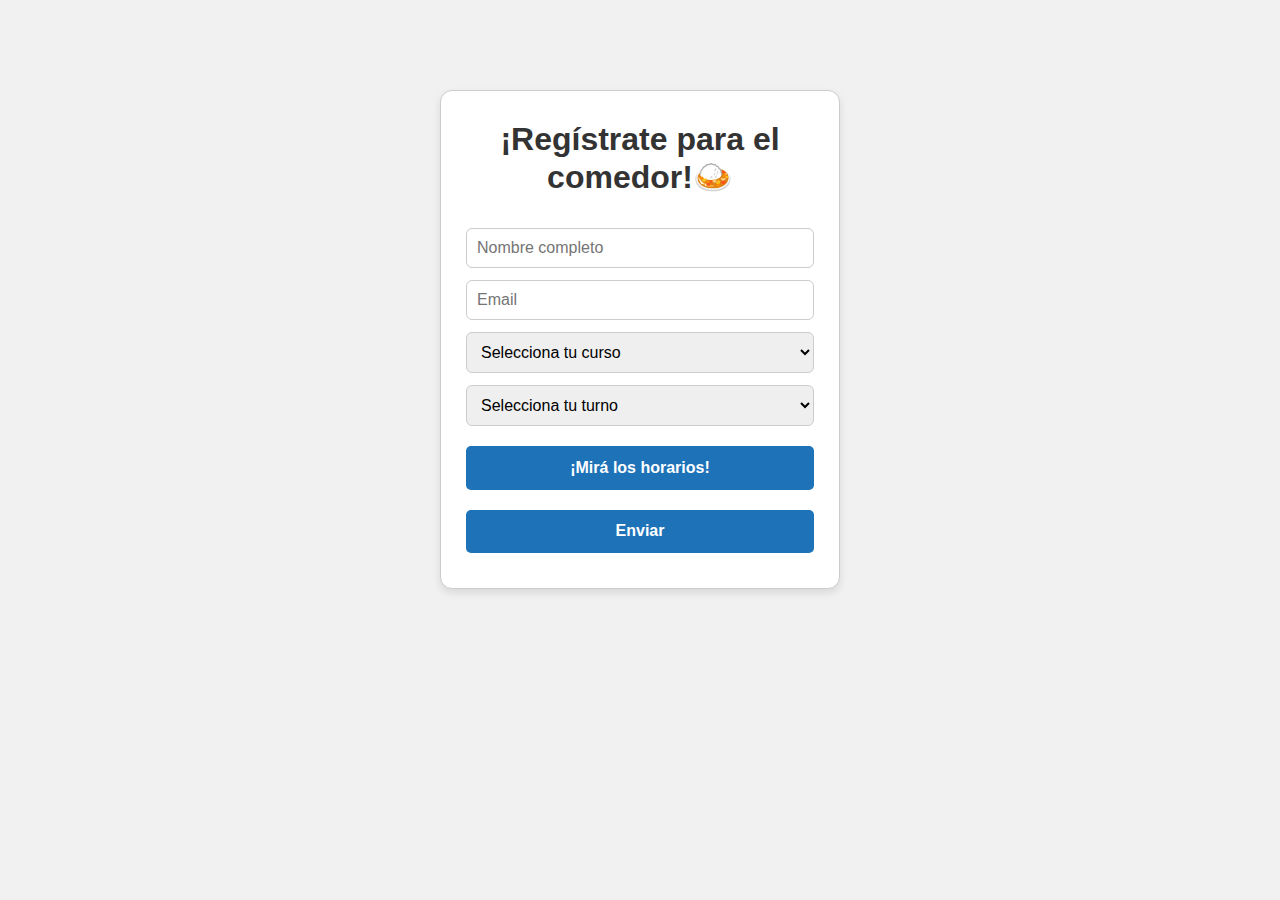
<file: comedor/index.html>
<!DOCTYPE html>
<html>
<head>
    <title>Comedor 🍴 </title>
    <meta charset="utf-8">
    <link rel="stylesheet" type="text/css" href="estilo.css">
    <meta name="viewport" content="width=device-width">
    <link rel="icon" type="image/jpg" href="comedo.png">
    <style>
        dialog {
            position: fixed;
            top: 50%;
            left: 50%;
            transform: translate(-50%, -50%);
            border: none;
            border-radius: 8px;
            box-shadow: 0 2px 10px rgba(0,0,0,0.25);
            padding: 1.5rem;
            max-width: 800px;
            width: 100%;
            font-family: 'Segoe UI', Tahoma, Geneva, Verdana, sans-serif;
            background-color: white;
            opacity: 0;
            transform: translate(-50%, -50%) scale(0.8);
            transition: opacity 0.3s ease, transform 0.3s ease;
        }

        dialog[open] {
            opacity: 1;
            transform: translate(-50%, -50%) scale(1);
        }

        dialog.closing {
            opacity: 0;
            transform: translate(-50%, -50%) scale(0.8);
        }

        dialog::backdrop {
            background: rgba(0,0,0,0.5);
        }

        #open-dialog {
            margin: 20px auto;
            display: block;
            padding: 0.8rem 1rem;
            background-color: #1d72b8;
            color: white;
            border: none;
            border-radius: 5px;
            cursor: pointer;
            font-size: 1rem;
            font-weight: 600;
            transition: background-color 0.3s ease;
        }

        #open-dialog:hover {
            background-color: #155d8b;
        }

        #close-dialog {
            margin-top: 1rem;
            padding: 0.5rem 1rem;
            background-color: #e74c3c;
            color: white;
            border: none;
            border-radius: 5px;
            cursor: pointer;
            font-size: 1rem;
            font-weight: 600;
            transition: background-color 0.3s ease;
        }

        #close-dialog:hover {
            background-color: #b43428;
        }

        .table-container {
            overflow-x: auto;
            margin-top: 1rem;
        }
        table {
            table-layout: fixed;
            width: 100%;
            border-collapse: collapse;
            width: 100%;
            min-width: 700px; /* wider to accommodate all columns */
            font-size: 0.9rem;
        }
        th, td {
            border: 2px solid #2c3e50;
            padding: 0.5rem 1rem;
            text-align: center ;
            vertical-align: top;
        }
        th {
            background-color: #b2c8df;
            font-weight: 700;
        }
        tbody tr:hover {
            background-color: #e2dec5;
        }
        td strong {
            display: block;
            margin-bottom: 0.3rem;
        }
        /* Responsive for small screens */
        @media (max-width: 640px) {
            dialog {
                width: 95vw;
            }
        }
        img{
            overflow-clip-margin: content-box;
            overflow: clip;
        }

    </style>
</head>
<body>
    <form method="post">

    <h1>¡Regístrate para el comedor!🍛</h1>
        <input type="text" name="name" placeholder="Nombre completo" required>
        <input type="email" name="email" placeholder="Email" required>
        

        <div>
            <select name="curso" id="curso" required>
                <option value="" disabled selected>Selecciona tu curso</option> 
                <option value="1 A">1°A</option>
                <option value="1 B">1°B</option>
                <option value="1 C">1°C</option>
                <option value="1 D">1°D</option>
                <option value="2 A">2°A</option>
                <option value="2 B">2°B</option>
                <option value="2 C">2°C</option>
                <option value="3 A">3°A</option>
                <option value="3 B">3°B</option>
                <option value="3 C">3°C</option>
                <option value="4 A">4°A</option>
                <option value="4 B">4°B</option>
                <option value="4 C">4°C</option>
                <option value="5 A">5°A</option>
                <option value="5 B">5°B</option>
                <option value="5 C">5°C</option>
                <option value="6 A">6°A</option>
                <option value="6 B">6°B</option>
                <option value="6 C">6°C</option>
            </select>
        </div>

        <div>
            <select name="turno" id="turno" required>
                <option value="" disabled selected>Selecciona tu turno</option>
                <option value="11:50hs">11:50hs</option>
                <option value="13:00Hs">13:00HS</option>
            </select>
        </div>
        <button type="button" id="open-dialog">¡Mirá los horarios!</button>
        <input type="submit" name="register" value="Enviar">
        <?php include("registrar.php"); ?>

    <dialog id="dialog">
        <h2>Horarios del comedor 🍝 </h2>
        <p>Distribución de cursos por día y turno</p>
        <div class="table-container">
            <table>
                <thead>
                    <tr>
                        <th>Turno</th>
                        <th>Lunes</th>
                        <th>Martes</th>
                        <th>Miércoles</th>
                        <th>Jueves</th>
                        <th>Viernes</th>
                    </tr>
                </thead>
                <tbody>
                    <tr>
                        <td><strong>1º</strong></td>
                        <td>
                            1A - 1B - 1C <br>
                            <br>
                            1D - 2C - 5B <br>
                            <br>
                            6A - 6B - 3C <br>
                        </td>
                        <td>
                            1A - 1B - 1C<br>
                            <br>
                            1D - 4B - 5A<br>
                            <br>
                            5B - 6A - 3C<br>
                            
                        </td>
                        <td>
                            1A - 1B - 1C <br>
                            <br>
                            1D - 3A - 4A <br>
                            <br>
                            5B - 6A - 3C <br>
                            
                        </td>
                        <td>
                            1A - 1B - 1C <br>
                            <br>
                            1D - 2C - 5B <br>
                            <br>
                            5C - 6A - 3C <br>
                           
                        </td>
                        <td>
                            1A - 1C - 2A <br>
                            <br>
                            2C - 3B - 4A <br>
                            <br>
                            4B - 5B - 3C <br>
                        </td>
                    </tr>
                    <tr>
                        <td><strong>2º</strong></td>
                        <td>
                            
                            2A - 2B - 3A <br>
                            <br>
                            3B - 4A - 4B <br>
                            <br>
                            4C - 5A - 5C <br>
                            6C
                            
                        </td>
                        <td>
                            2A - 2B - 2C <br>
                            <br>
                            3A - 3B - 4A <br>
                            <br>
                            4C - 5C - 6B <br>
                            6C
                        </td>
                        <td>
                            2A - 2B - 2C <br>
                            <br>
                            3B - 4B - 4C <br>
                            <br>
                            5A - 5C - 6B <br>
                            6C
                        </td>
                        <td>
                            2A - 2B - 3A <br>
                            <br>
                            3B - 4A - 4B <br>
                            <br>
                            4C - 5A - 6B <br>
                            6C
                        </td>
                        <td>
                            1B - 1D - 2B <br>
                            <br>
                            3A - 4C - 5A <br>
                            <br>
                            5C - 6A - 6B<br>
                            6C <br>
                        </td>
                    </tr>
                </tbody>
            </table>
        </div>
        <button id="close-dialog">Cerrar</button>
    </dialog>
    </form>

    <script>
        const dialog = document.getElementById('dialog');
        const openDialogButton = document.getElementById('open-dialog');
        const closeDialogButton = document.getElementById('close-dialog');

        openDialogButton.addEventListener('click', () => {
            dialog.showModal();
        });

        closeDialogButton.addEventListener('click', () => {
            dialog.classList.add('closing');
            setTimeout(() => {
                dialog.classList.remove('closing');
                dialog.close();
            }, 300); // tiempo igual al transition (0.3s)
        });
    </script>

</body>
</html>
</file>
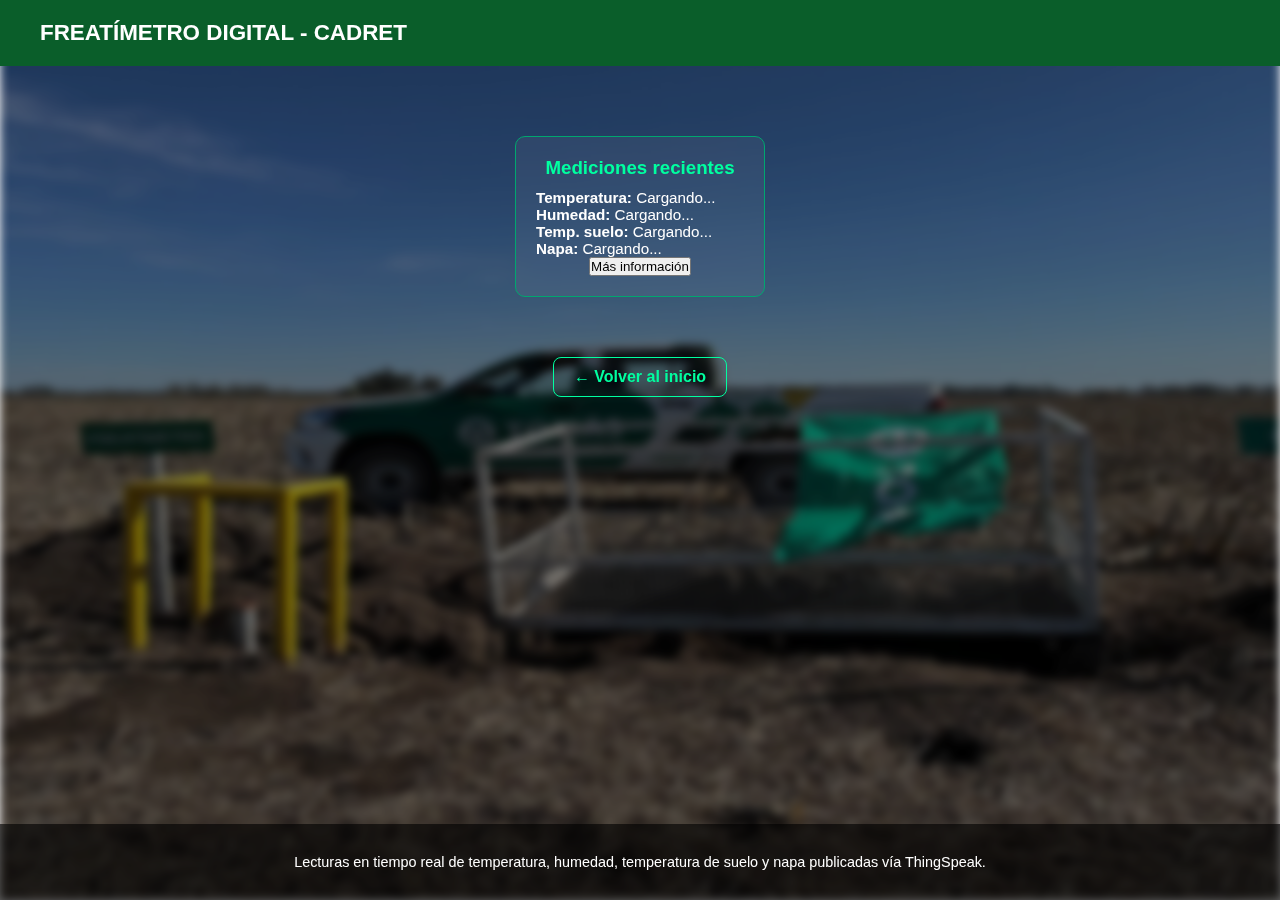
<file: cadret.html>
<!DOCTYPE html>
<html lang="es">
<head>
  <meta charset="UTF-8">
  <title>Cadret - Freatímetro Digital</title>
  <meta name="viewport" content="width=device-width">
  <link rel="stylesheet" href="style-localidades.css">
</head>
<body>
  <header>
    <div class="header-left">
      <h1>FREATÍMETRO DIGITAL - CADRET</h1>
    </div>
  </header>

  <main>
    <div class="tarjetas">
      <div class="tarjeta" data-mes="reciente">
        <h3>Mediciones recientes</h3>
        <ul>
          <li><strong>Temperatura:</strong> <span id="tempActual">Cargando...</span></li>
          <li><strong>Humedad:</strong> <span id="humActual">Cargando...</span></li>
          <li><strong>Temp. suelo:</strong> <span id="sueloActual">Cargando...</span></li>
          <li><strong>Napa:</strong> <span id="napaActual">Cargando...</span></li>
        </ul>

        <button onclick="toggleTabla(this)">Más información</button>

        <div class="tabla-oculta" style="display:none;">
          <table>
            <thead>
              <tr>
                <th>Fecha</th>
                <th>Hora</th>
                <th>Temperatura</th>
                <th>Humedad</th>
                <th>Temp. suelo</th>
                <th>Napa</th>
              </tr>
            </thead>
            <tbody id="tablaDatos-reciente">
              <!-- Datos se insertan con JS -->
            </tbody>
          </table>
        </div>
      </div>
    </div>

    <div class="volver">
      <a href="freatimetro.html">← Volver al inicio</a>
    </div>
  </main>

  <footer>
    <p>Lecturas en tiempo real de temperatura, humedad, temperatura de suelo y napa publicadas vía ThingSpeak.</p>
  </footer>

<script>
  // ✅ Valores fijos
  const TEMP_SUELO_FIJA = 22;   // ejemplo en °C
  const NAPA_FIJA = 1.5;        // metros

  // ✅ Cargar última lectura (solo temp y humedad de ThingSpeak)
  fetch('https://api.thingspeak.com/channels/2997546/feeds/last.json')
    .then(res => res.json())
    .then(data => {
      document.getElementById("tempActual").textContent  = `${data.field1 || "-"} °C`;
      document.getElementById("humActual").textContent   = `${data.field2 || "-"} %`;
      document.getElementById("sueloActual").textContent = `${TEMP_SUELO_FIJA} °C`;
      document.getElementById("napaActual").textContent  = `${NAPA_FIJA} m`;
    })
    .catch(err => {
      console.error("Error al cargar última lectura:", err);
    });

  // ✅ Expandir tabla con historial
  function toggleTabla(btn) {
    const tarjeta = btn.closest(".tarjeta");
    const tabla = tarjeta.querySelector(".tabla-oculta");
    const tbody = document.getElementById("tablaDatos-reciente");

    if (tabla.style.display === "none") {
      tabla.style.display = "block";
      tarjeta.classList.add("ampliada");
      btn.textContent = "Menos información";

      if (tbody.children.length === 0) {
        fetch('https://api.thingspeak.com/channels/2997546/feeds.json?results=5')
          .then(res => res.json())
          .then(json => {
            json.feeds.forEach(feed => {
              const fechaHoraUTC = new Date(feed.created_at);

              // ✅ Conversión directa a hora local Argentina
              const fecha = fechaHoraUTC.toLocaleDateString("es-AR", { 
                timeZone: "America/Argentina/Buenos_Aires" 
              });
              const hora = fechaHoraUTC.toLocaleTimeString("es-AR", { 
                timeZone: "America/Argentina/Buenos_Aires", 
                hour: "2-digit", 
                minute: "2-digit" 
              });

              const fila = document.createElement("tr");
              fila.innerHTML = `
                <td>${fecha}</td>
                <td>${hora}</td>
                <td>${feed.field1 || "-"} °C</td>
                <td>${feed.field2 || "-"} %</td>
                <td>${TEMP_SUELO_FIJA} °C</td>
                <td>${NAPA_FIJA} m</td>
              `;
              tbody.appendChild(fila);
            });
          })
          .catch(err => console.error("Error al cargar historial:", err));
      }

    } else {
      tabla.style.display = "none";
      tarjeta.classList.remove("ampliada");
      btn.textContent = "Más información";
    }
  }
</script>

</body>
</html>
</file>
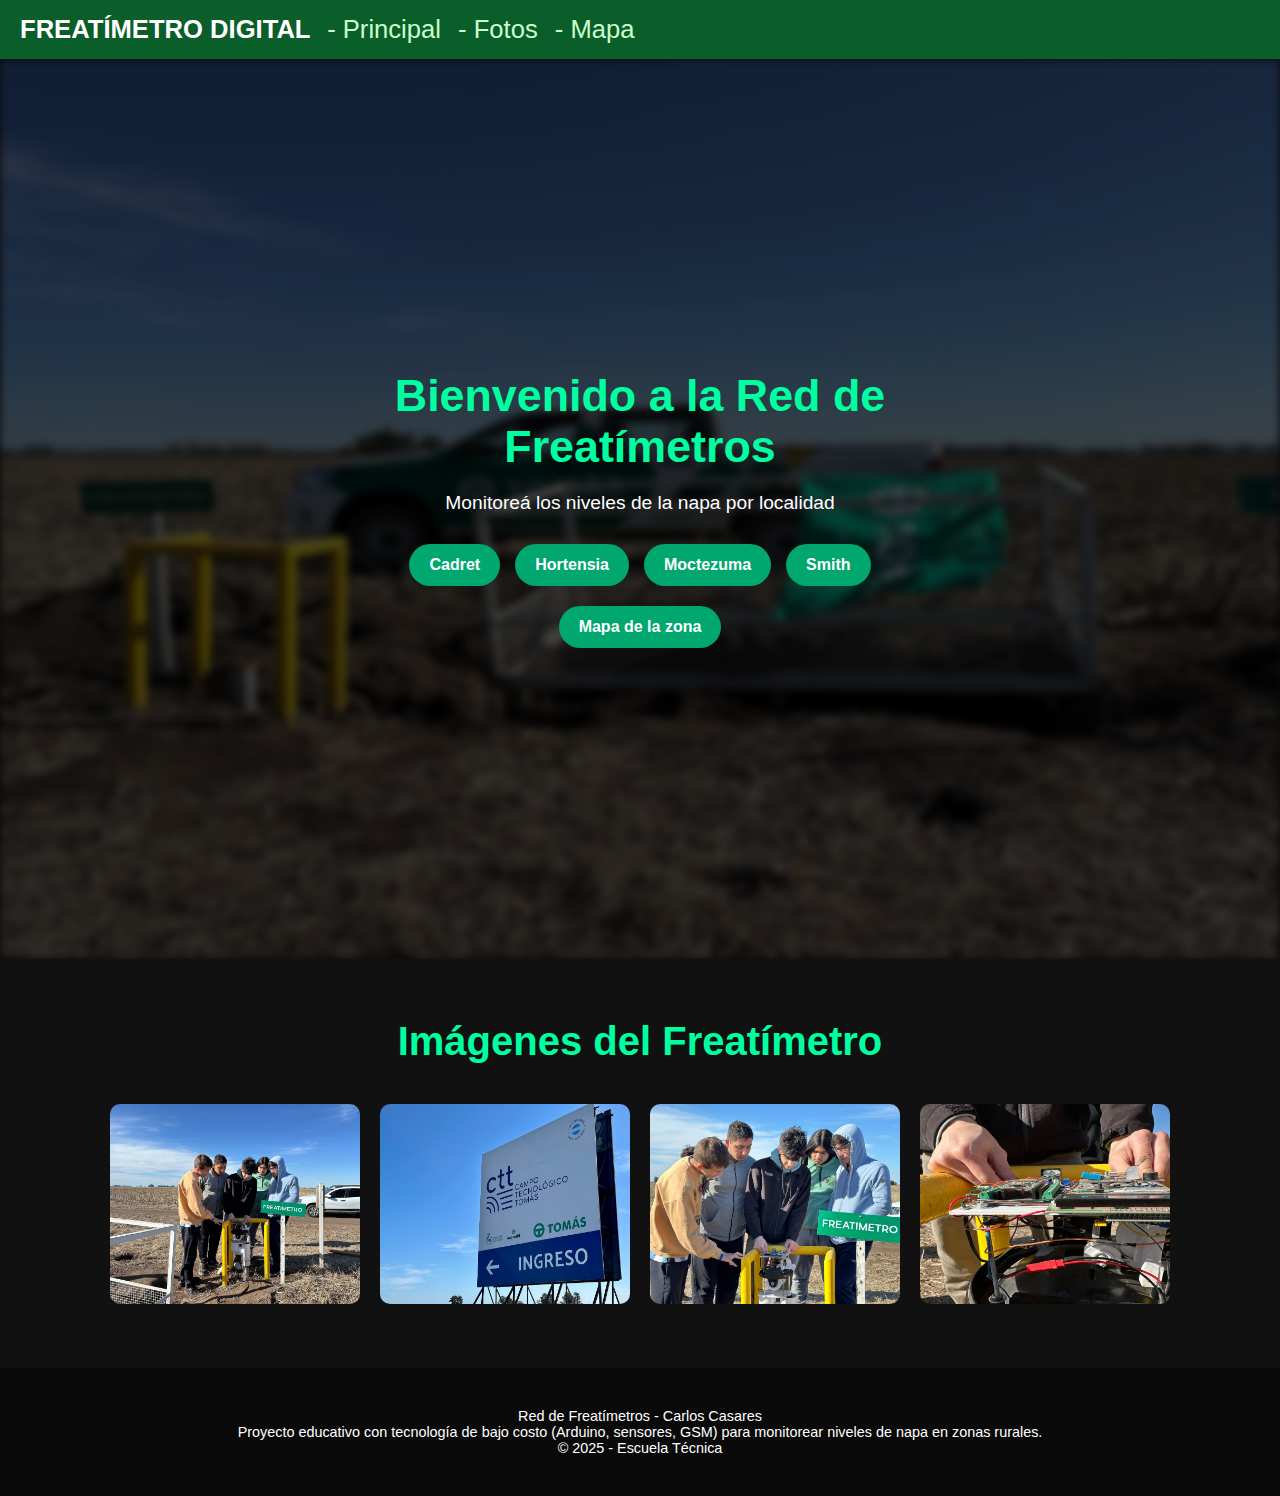
<file: freatimetro.html>
<!DOCTYPE html>
<html lang="es">
<head>
  <meta charset="UTF-8">
  <title>Freatímetro Digital</title>
  <meta name="viewport" content="width=device-width, initial-scale=1.0">
  <link rel="stylesheet" href="style.css">
  <style>
    * {margin:0;padding:0;box-sizing:border-box;}

    body,html {
      font-family:'Poppins',sans-serif;
      color:white;
      background:#0e0e0e;
    }

    header {
      background:#0a5e2a;
      padding:15px 20px;
      display:flex;
      align-items:center;
      justify-content:space-between;
      flex-wrap:wrap;
      gap:10px;
    }

    header h1 {font-size:1.6em;}
    .subtitulo {margin-left:10px;color:#ccffcc;text-decoration:none;font-weight:500;}

    .hero {
      position:relative;
      min-height:100vh;
      display:flex;
      align-items:center;
      justify-content:center;
      text-align:center;
      overflow:hidden;
    }

    .hero-bg {
      position:absolute;width:100%;height:100%;object-fit:cover;z-index:0;
      filter:blur(4px) brightness(0.5);
    }

    .overlay {
      position:absolute;top:0;left:0;width:100%;height:100%;
      background:rgba(0,0,0,0.4);z-index:1;
    }

    .hero-content {
      position:relative;z-index:2;max-width:800px;padding:20px;
      animation:fadeIn 1.5s ease-in-out;
    }

    .hero-content h2 {font-size:2.8em;color:#00ffa0;}
    .hero-content p {font-size:1.2em;margin:20px 0 30px;}

    .buttons {display:flex;flex-direction:column;align-items:center;gap:20px;}
    .localidades-buttons {display:flex;flex-wrap:wrap;gap:15px;justify-content:center;}

    .btn {
      background:#00a76f;padding:12px 20px;border-radius:25px;
      text-decoration:none;color:white;font-weight:bold;
      transition:all 0.3s ease;
    }
    .btn:hover {background:rgba(255,255,255,0.2);border:1px solid white;}

    section.galeria {background:#111;padding:60px 20px;text-align:center;}
    .galeria h2 {font-size:2.5em;color:#00ffa0;margin-bottom:40px;}
    .slider {width:90%;margin:auto;display:flex;flex-wrap:wrap;gap:20px;justify-content:center;}
    .slider img {width:100%;max-width:250px;height:200px;object-fit:cover;border-radius:10px;transition:transform 0.3s;}
    .slider img:hover {transform:scale(1.05);}

    footer {background:#0a0a0a;color:white;padding:40px 20px;text-align:center;font-size:0.9em;}

    @keyframes fadeIn {
      from{opacity:0;transform:translateY(20px);}
      to{opacity:1;transform:translateY(0);}
    }

    /* Responsive */
    @media (max-width:1024px){
      .hero-content h2{font-size:2.2em;}
      .hero-content p{font-size:1.1em;}
      .slider img{height:170px;}
    }

    @media (max-width:768px){
      header{flex-direction:column;align-items:flex-start;}
      header h1{font-size:1.4em;}
      .subtitulo{display:block;margin:5px 0 0 0;}
      .hero-content h2{font-size:1.8em;}
      .hero-content p{font-size:1em;}
      .slider img{height:150px;}
    }

    @media (max-width:480px){
      header{align-items:center;text-align:center;}
      .hero-content h2{font-size:1.5em;}
      .hero-content p{font-size:0.9em;}
      .localidades-buttons{flex-direction:column;gap:10px;width:100%;}
      .btn{width:100%;text-align:center;}
      .slider img{height:120px;}
      footer{font-size:0.8em;}
    }
  </style>
</head>
<body>

<header>
  <h1>FREATÍMETRO DIGITAL
    <a class="subtitulo" href="frearimetro.html">- Principal</a>
    <a class="subtitulo" href="#fotos-freatimetro">- Fotos</a>
    <a class="subtitulo" href="mapa.html">- Mapa</a>
  </h1>
</header>

<main>
  <div class="hero">
    <img src="slider1.jpg" alt="" class="hero-bg">
    <div class="overlay"></div>
    <div class="hero-content">
      <h2>Bienvenido a la Red de Freatímetros</h2>
      <p>Monitoreá los niveles de la napa por localidad</p>
      <div class="buttons">
        <div class="localidades-buttons">
          <a href="cadret.html" class="btn">Cadret</a>
          <a href="hortensia.html" class="btn">Hortensia</a>
          <a href="moctezuma.html" class="btn">Moctezuma</a>
          <a href="smith.html" class="btn">Smith</a>
        </div>
        <a href="mapa.html" class="btn">Mapa de la zona</a>
      </div>
    </div>
  </div>
</main>

<section class="galeria" id="fotos-freatimetro">
  <h2>Imágenes del Freatímetro</h2>
  <div class="slider">
    <div><img src="img/slider6.jpg" alt="Pozo en Cadret"></div>
    <div><img src="img/slider3.jpg" alt="Hortensia - Instalación"></div>
    <div><img src="img/slider5.jpg" alt="Moctezuma - Verano"></div>
    <div><img src="img/slider2.jpg" alt="Smith - Mantenimiento"></div>
  </div>
</section>

<footer>
  <p>Red de Freatímetros - Carlos Casares</p>
  <p>Proyecto educativo con tecnología de bajo costo (Arduino, sensores, GSM) para monitorear niveles de napa en zonas rurales.</p>
  <p>&copy; 2025 - Escuela Técnica</p>
</footer>

</body>
</html>

<!-- -->
</file>
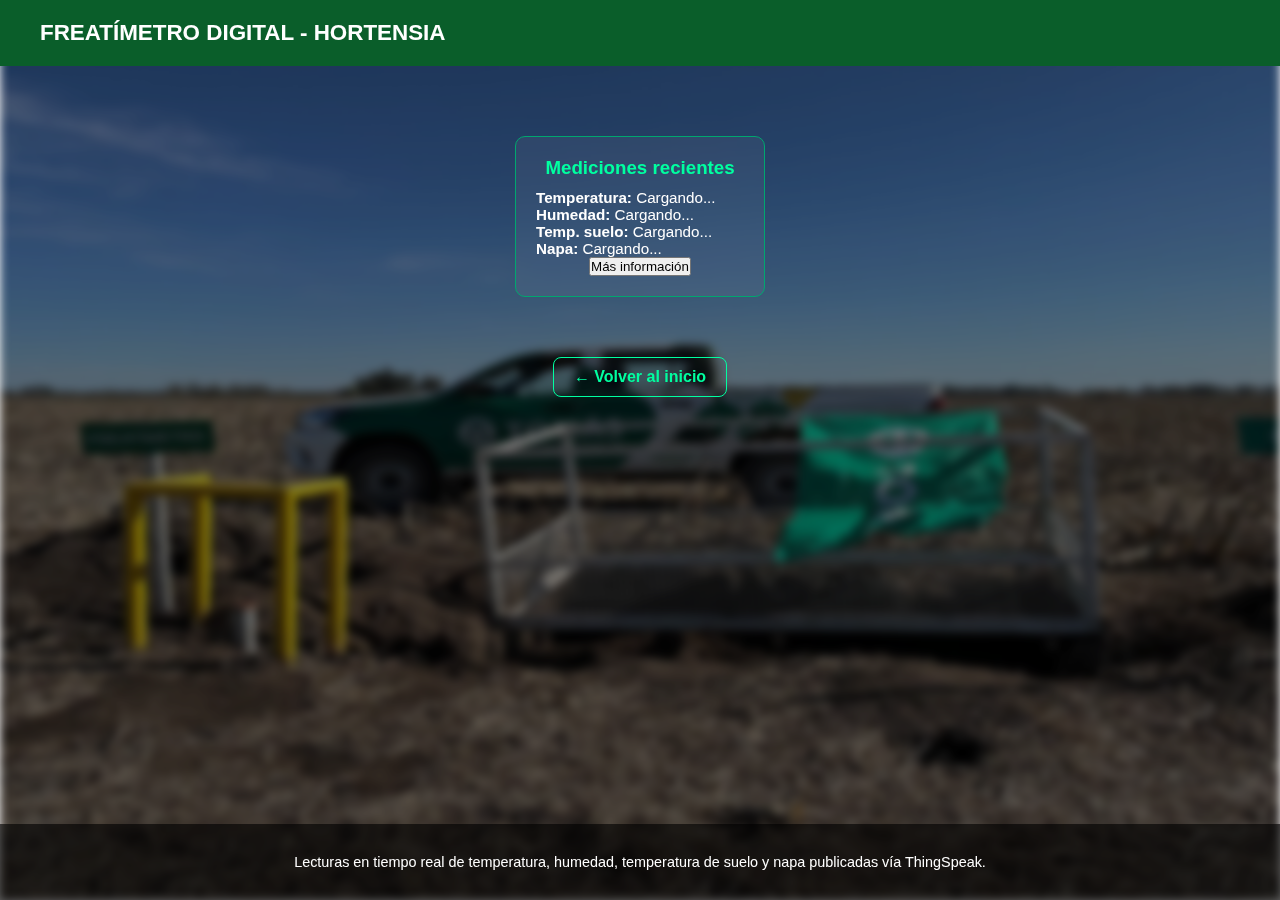
<file: hortensia.html>
<!DOCTYPE html>
<html lang="es">
<head>
  <meta charset="UTF-8">
  <title>Hortensia - Freatímetro Digital</title>
  <meta name="viewport" content="width=device-width">
  <link rel="stylesheet" href="style-localidades.css">
</head>
<body>
  <header>
    <div class="header-left">
      <h1>FREATÍMETRO DIGITAL - HORTENSIA</h1>
    </div>
  </header>

  <main>
    <div class="tarjetas">
      <div class="tarjeta" data-mes="reciente">
        <h3>Mediciones recientes</h3>
        <ul>
          <li><strong>Temperatura:</strong> <span id="tempActual">Cargando...</span></li>
          <li><strong>Humedad:</strong> <span id="humActual">Cargando...</span></li>
          <li><strong>Temp. suelo:</strong> <span id="sueloActual">Cargando...</span></li>
          <li><strong>Napa:</strong> <span id="napaActual">Cargando...</span></li>
        </ul>

        <button onclick="toggleTabla(this)">Más información</button>

        <div class="tabla-oculta" style="display:none;">
          <table>
            <thead>
              <tr>
                <th>Fecha</th>
                <th>Hora</th>
                <th>Temperatura</th>
                <th>Humedad</th>
                <th>Temp. suelo</th>
                <th>Napa</th>
              </tr>
            </thead>
            <tbody id="tablaDatos-reciente">
              <!-- Datos se insertan con JS -->
            </tbody>
          </table>
        </div>
      </div>
    </div>

    <div class="volver">
      <a href="freatimetro.html">← Volver al inicio</a>
    </div>
  </main>

  <footer>
    <p>Lecturas en tiempo real de temperatura, humedad, temperatura de suelo y napa publicadas vía ThingSpeak.</p>
  </footer>

<script>
  // ✅ Valores fijos
  const TEMP_SUELO_FIJA = 22;   // ejemplo en °C
  const NAPA_FIJA = 1.5;        // metros

  // ✅ Cargar última lectura (solo temp y humedad de ThingSpeak)
  fetch('https://api.thingspeak.com/channels/2997546/feeds/last.json')
    .then(res => res.json())
    .then(data => {
      document.getElementById("tempActual").textContent  = `${data.field1 || "-"} °C`;
      document.getElementById("humActual").textContent   = `${data.field2 || "-"} %`;
      document.getElementById("sueloActual").textContent = `${TEMP_SUELO_FIJA} °C`;
      document.getElementById("napaActual").textContent  = `${NAPA_FIJA} m`;
    })
    .catch(err => {
      console.error("Error al cargar última lectura:", err);
    });

  // ✅ Expandir tabla con historial
  function toggleTabla(btn) {
    const tarjeta = btn.closest(".tarjeta");
    const tabla = tarjeta.querySelector(".tabla-oculta");
    const tbody = document.getElementById("tablaDatos-reciente");

    if (tabla.style.display === "none") {
      tabla.style.display = "block";
      tarjeta.classList.add("ampliada");
      btn.textContent = "Menos información";

      if (tbody.children.length === 0) {
        fetch('https://api.thingspeak.com/channels/2997546/feeds.json?results=5')
          .then(res => res.json())
          .then(json => {
            json.feeds.forEach(feed => {
              const fechaHoraUTC = new Date(feed.created_at);

              // ✅ Conversión directa a hora local Argentina
              const fecha = fechaHoraUTC.toLocaleDateString("es-AR", { 
                timeZone: "America/Argentina/Buenos_Aires" 
              });
              const hora = fechaHoraUTC.toLocaleTimeString("es-AR", { 
                timeZone: "America/Argentina/Buenos_Aires", 
                hour: "2-digit", 
                minute: "2-digit" 
              });

              const fila = document.createElement("tr");
              fila.innerHTML = `
                <td>${fecha}</td>
                <td>${hora}</td>
                <td>${feed.field1 || "-"} °C</td>
                <td>${feed.field2 || "-"} %</td>
                <td>${TEMP_SUELO_FIJA} °C</td>
                <td>${NAPA_FIJA} m</td>
              `;
              tbody.appendChild(fila);
            });
          })
          .catch(err => console.error("Error al cargar historial:", err));
      }

    } else {
      tabla.style.display = "none";
      tarjeta.classList.remove("ampliada");
      btn.textContent = "Más información";
    }
  }
</script>

</body>
</html>
</file>
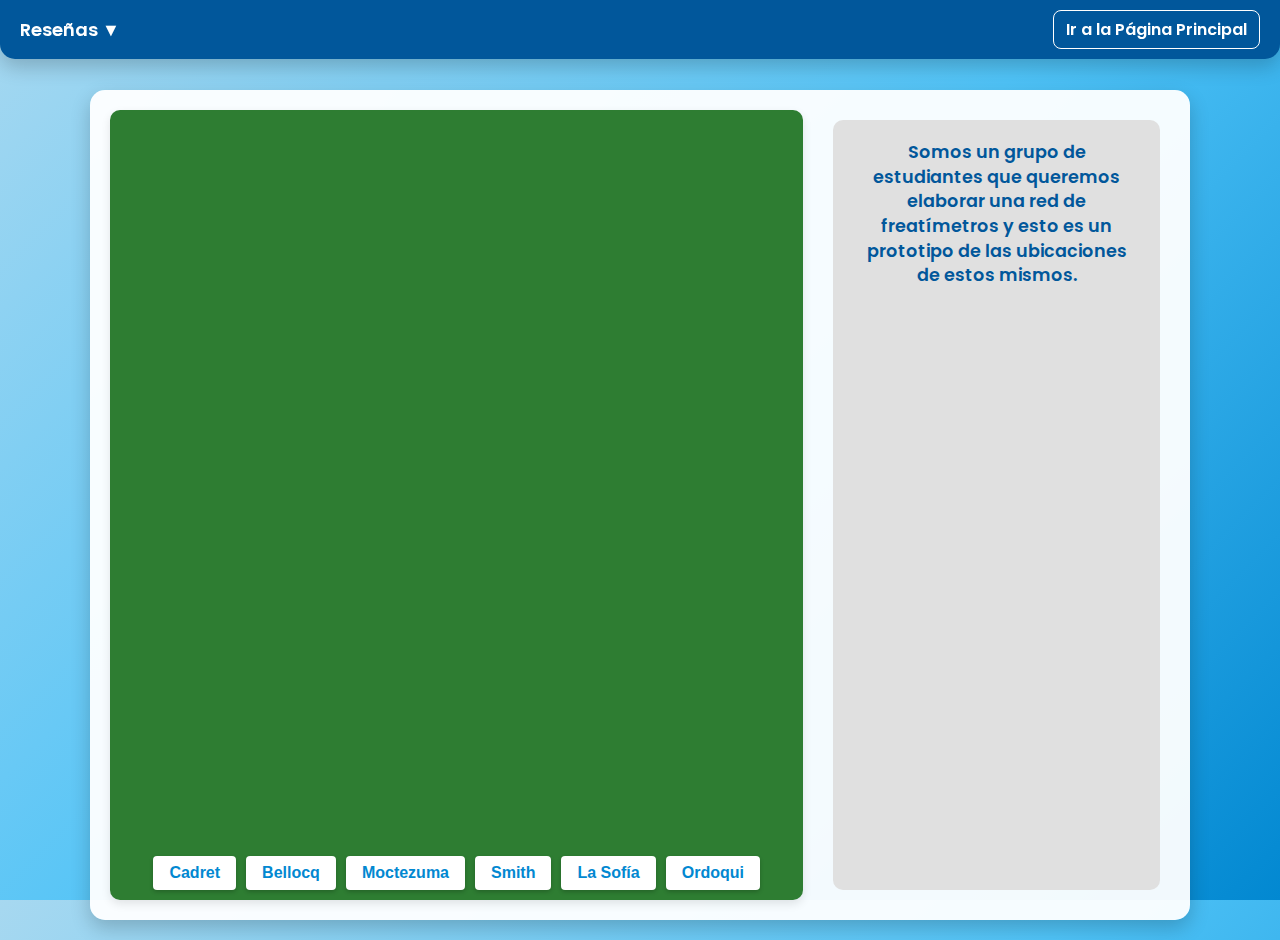
<file: mapa.html>
<!DOCTYPE html>
<html lang="es">
<head>
  <meta charset="UTF-8" />
  <title>Mapa de la zona</title>
  <link href="https://fonts.googleapis.com/css2?family=Poppins:wght@400;600&display=swap" rel="stylesheet" />
  <style>
    html, body {
      height: 100vh;
      margin: 0;
      overflow: hidden;
    }

    body {
      font-family: 'Poppins', sans-serif;
      background: linear-gradient(135deg, #a7d8f0, #4fc3f7, #0288d1);
      display: flex;
      justify-content: center;
      align-items: center;
      padding: 20px;
      flex-direction: column;
      gap: 20px;
    }

    #top-menu {
      background: #01579b;
      color: white;
      padding: 10px 20px;
      position: fixed;
      top: 0;
      left: 0;
      width: 100vw;
      border-radius: 0 0 15px 15px;
      box-shadow: 0 8px 20px rgba(0, 0, 0, 0.2);
      display: flex;
      align-items: center;
      z-index: 10000;
      user-select: none;
      box-sizing: border-box;
      justify-content: space-between; /* Para separar los elementos */
      font-weight: 600;
      font-size: 18px;
    }

    #reseñas-toggle {
      cursor: pointer;
    }

    #top-menu a.btn-principal {
      color: white;
      text-decoration: none;
      font-size: 16px;
      padding: 6px 12px;
      border: 1px solid white;
      border-radius: 8px;
      transition: all 0.3s ease;
    }

    #top-menu a.btn-principal:hover {
      background-color: rgba(255, 255, 255, 0.2);
    }

    #reseña-box {
      position: fixed;
      top: 60px;
      left: 50%;
      transform: translateX(-50%);
      width: 90%;
      max-width: 600px;
      background-color: #ffffff;
      padding: 15px;
      border-radius: 10px;
      box-shadow: 0 8px 20px rgba(0, 0, 0, 0.2);
      z-index: 10001;
      display: none;
      flex-direction: column;
      gap: 10px;
    }

    #reseña-box textarea {
      width: 100%;
      height: 100px;
      font-size: 16px;
      padding: 10px;
      resize: none;
      border-radius: 5px;
      border: 1px solid #ccc;
      font-family: 'Poppins', sans-serif;
    }

    #reseña-box button {
      align-self: flex-end;
      padding: 8px 16px;
      background-color: #0288d1;
      color: white;
      border: none;
      border-radius: 5px;
      font-weight: 600;
      cursor: pointer;
    }

    #reseña-box button:hover {
      background-color: #01579b;
    }

    #container {
      display: flex;
      background-color: rgba(255, 255, 255, 0.95);
      border-radius: 15px;
      box-shadow: 0 8px 20px rgba(0, 0, 0, 0.2);
      width: 90%;
      max-width: 1100px;
      padding: 20px;
      gap: 20px;
      flex-wrap: wrap;
      align-items: stretch;
      height: calc(100vh - 70px);
      box-sizing: border-box;
      margin-top: 70px;
    }

    #mapa-container {
      flex: 2 1 600px;
      border-radius: 10px;
      overflow: hidden;
      box-shadow: 0 4px 10px rgba(0,0,0,0.1);
      background-color: #2e7d32;
      padding: 10px;
      box-sizing: border-box;
      display: flex;
      flex-direction: column;
      gap: 10px;
      height: 100%;
    }

    iframe {
      width: 100%;
      height: 100%;
      border: none;
      border-radius: 10px;
    }

    #menu {
      display: flex;
      gap: 10px;
      flex-wrap: wrap;
      justify-content: center;
      background-color: transparent;
      padding: 0;
      margin: 0;
    }

    button {
      padding: 0.5rem 1rem;
      font-size: 16px;
      cursor: pointer;
      border: none;
      background-color: #ffffff;
      color: #0288d1;
      border-radius: 4px;
      box-shadow: 0 2px 4px rgba(0,0,0,0.2);
      transition: background-color 0.3s ease, color 0.3s ease;
      font-weight: 600;
    }

    button:hover {
      background-color: #b3e5fc;
      color: #01579b;
    }

    #info {
      flex: 1 1 300px;
      color: #01579b;
      display: flex;
      flex-direction: column;
      align-items: center;
      font-weight: 600;
      font-size: 1.1rem;
      line-height: 1.4;
      height: 100%;
      justify-content: center;
      box-sizing: border-box;
      padding: 10px;
    }

    #info .recuadro-gris {
      background-color: #e0e0e0;
      padding: 20px;
      border-radius: 10px;
      width: 100%;
      flex-grow: 1;
      box-sizing: border-box;
      text-align: center;
      display: flex;
      flex-direction: column;
      justify-content: flex-start;
      gap: 20px;
      margin: 0;
      height: 100%;
    }

    #info p {
      margin: 0;
    }

    #info img {
      max-width: 200px;
      height: auto;
      margin: 0 auto;
    }

    #info img:last-child {
      max-width: 90%;
      border-radius: 20px;
    }

    .form-localidad {
      background-color: #f5f5f5;
      padding: 15px;
      border-radius: 10px;
      margin-top: 10px;
      display: none;
      flex-direction: column;
      gap: 10px;
    }

    .form-localidad input {
      padding: 8px;
      font-size: 14px;
      border: 1px solid #ccc;
      border-radius: 5px;
      font-family: 'Poppins', sans-serif;
    }

    .form-localidad button {
      align-self: flex-start;
    }

    @media (max-width: 768px) {
      #container {
        flex-direction: column;
        height: auto;
      }
      #mapa-container, #info {
        width: 100%;
        height: auto;
      }
    }
  </style>
</head>
<body>

  <div id="top-menu">
    <span id="reseñas-toggle">Reseñas ▼</span>
    <a href="freatimetro.html" class="btn-principal">Ir a la Página Principal</a>
  </div>

  <div id="reseña-box">
    <textarea placeholder="Escribí tu reseña..." id="textarea-reseña"></textarea>
    <button onclick="enviarReseña()">Enviar</button>
  </div>

  <div id="container">
    <div id="mapa-container">
      <iframe id="mapa" src="https://www.google.com/maps/embed?pb=!1m28!1m12!1m3!1d32714.152096493947!2d-61.4424534577433!3d-35.78548948403008!2m3!1f0!2f0!3f0!3m2!1i1024!2i768!4f13.1!4m13!3e0!4m5!1s0x95bcc8dbed631f6b%3A0x9cf1e60a0e7cc66a!2sCarlos%20Casares!3m2!1d-35.6235!2d-61.3671!4m5!1s0x95bcc4859d204f15%3A0x8a73978101a9c944!2sCadret!3m2!1d-35.77488!2d-61.62602!5e0!3m2!1ses-419!2sar!4v1710000000006" allowfullscreen loading="lazy"></iframe>

      <div id="menu">
        <button onclick="mostrarFormulario('cadret')">Cadret</button>
        <button onclick="mostrarFormulario('bellocq')">Bellocq</button>
        <button onclick="mostrarFormulario('moctezuma')">Moctezuma</button>
        <button onclick="mostrarFormulario('smith')">Smith</button>
        <button onclick="mostrarFormulario('lasofia')">La Sofía</button>
        <button onclick="mostrarFormulario('ordoqui')">Ordoqui</button>
      </div>

      <div id="formulario-localidad" class="form-localidad">
        <input type="text" placeholder="Área cultivada (ha)">
        <input type="text" placeholder="Rendimiento por hectárea (kg/ha)">
        <input type="text" placeholder="Tasa de pérdida (%)">
        <button>Calcular</button>
      </div>
    </div>

    <div id="info">
      <div class="recuadro-gris">
        <p>Somos un grupo de estudiantes que queremos elaborar una red de freatímetros y esto es un prototipo de las ubicaciones de estos mismos.</p>
      </div>
    </div>
  </div>

  <script>
    // Mostrar/ocultar reseña
    document.getElementById("reseñas-toggle").addEventListener("click", () => {
      const box = document.getElementById("reseña-box");
      box.style.display = box.style.display === "none" ? "flex" : "none";
    });

    function enviarReseña() {
      const texto = document.getElementById("textarea-reseña").value;
      if (texto.trim()) {
        alert("Gracias por tu reseña:\n\n" + texto);
        document.getElementById("textarea-reseña").value = "";
        document.getElementById("reseña-box").style.display = "none";
      } else {
        alert("Por favor escribí algo antes de enviar.");
      }
    }

    function mostrarFormulario(localidad) {
      document.getElementById('formulario-localidad').style.display = 'flex';
      cambiarRuta(localidad);
    }

    function cambiarRuta(destino) {
      const rutas = {
        cadret: "https://www.google.com/maps/embed?pb=!1m28!1m12!1m3!1d32714.152096493947!2d-61.4424534577433!3d-35.78548948403008!2m3!1f0!2f0!3f0!3m2!1i1024!2i768!4f13.1!4m13!3e0!4m5!1s0x95bcc8dbed631f6b%3A0x9cf1e60a0e7cc66a!2sCarlos%20Casares!3m2!1d-35.6235!2d-61.3671!4m5!1s0x95bcc4859d204f15%3A0x8a73978101a9c944!2sCadret!3m2!1d-35.77488!2d-61.62602!5e0!3m2!1ses-419!2sar!4v1710000000006",
        bellocq: "https://www.google.com/maps/embed?pb=!1m28!1m12!1m3!1d36112.22885394681!2d-61.20587154614273!3d-35.716877858437135!2m3!1f0!2f0!3f0!3m2!1i1024!2i768!4f13.1!4m13!3e0!4m5!1s0x95bcc8dbed631f6b%3A0x9cf1e60a0e7cc66a!2sCarlos%20Casares!3m2!1d-35.6235!2d-61.3671!4m5!1s0x95bd58e52d5352d1%3A0xf8602f1a252ff711!2sBellocq!3m2!1d-35.71656!2d-61.06027!5e0!3m2!1ses-419!2sar!4v1710000000007",
        moctezuma: "https://www.google.com/maps/embed?pb=!1m28!1m12!1m3!1d65691.91688757874!2d-61.57950499125941!3d-35.6508531621866!2m3!1f0!2f0!3f0!3m2!1i1024!2i768!4f13.1!4m13!3e0!4m5!1s0x95bcc8dbed631f6b%3A0x9cf1e60a0e7cc66a!2sCarlos%20Casares!3m2!1d-35.6235!2d-61.3671!4m5!1s0x95bcc4e6b73e4f01%3A0xa64099cfdf7ae9db!2sMoctezuma!3m2!1d-35.68928!2d-61.81068!5e0!3m2!1ses-419!2sar!4v1710000000004",
        smith: "https://www.google.com/maps/embed?pb=!1m28!1m12!1m3!1d45070.20604682681!2d-61.13913934410431!3d-35.66361636979998!2m3!1f0!2f0!3f0!3m2!1i1024!2i768!4f13.1!4m13!3e0!4m5!1s0x95bcc8dbed631f6b%3A0x9cf1e60a0e7cc66a!2sCarlos%20Casares!3m2!1d-35.6235!2d-61.3671!4m5!1s0x95bd537eb7883df3%3A0x72741e7c47f7b1e6!2sSmith!3m2!1d-35.67825!2d-61.12449!5e0!3m2!1ses-419!2sar!4v1710000000008",
        lasofia: "https://www.google.com/maps/embed?pb=!1m28!1m12!1m3!1d35926.855785456496!2d-61.4202116758777!3d-35.828268108223344!2m3!1f0!2f0!3f0!3m2!1i1024!2i768!4f13.1!4m13!3e0!4m5!1s0x95bcc8dbed631f6b%3A0x9cf1e60a0e7cc66a!2sCarlos%20Casares!3m2!1d-35.6235!2d-61.3671!4m5!1s0x95bcc4c26b6202cb%3A0x8d586fe6adcf03f9!2sLa%20Sofía!3m2!1d-35.83492!2d-61.61518!5e0!3m2!1ses-419!2sar!4v1710000000009",
        ordoqui: "https://www.google.com/maps/embed?pb=!1m28!1m12!1m3!1d38666.91742790336!2d-61.070277189781375!3d-35.83152591488292!2m3!1f0!2f0!3f0!3m2!1i1024!2i768!4f13.1!4m13!3e0!4m5!1s0x95bcc8dbed631f6b%3A0x9cf1e60a0e7cc66a!2sCarlos%20Casares!3m2!1d-35.6235!2d-61.3671!4m5!1s0x95bd51aa93acbd27%3A0x94d04b5db832123b!2sOrdoqui!3m2!1d-35.83303!2d-61.05399!5e0!3m2!1ses-419!2sar!4v1710000000010"
      };
      document.getElementById('mapa').src = rutas[destino];
    }
  </script>

</body>
</html>
</file>
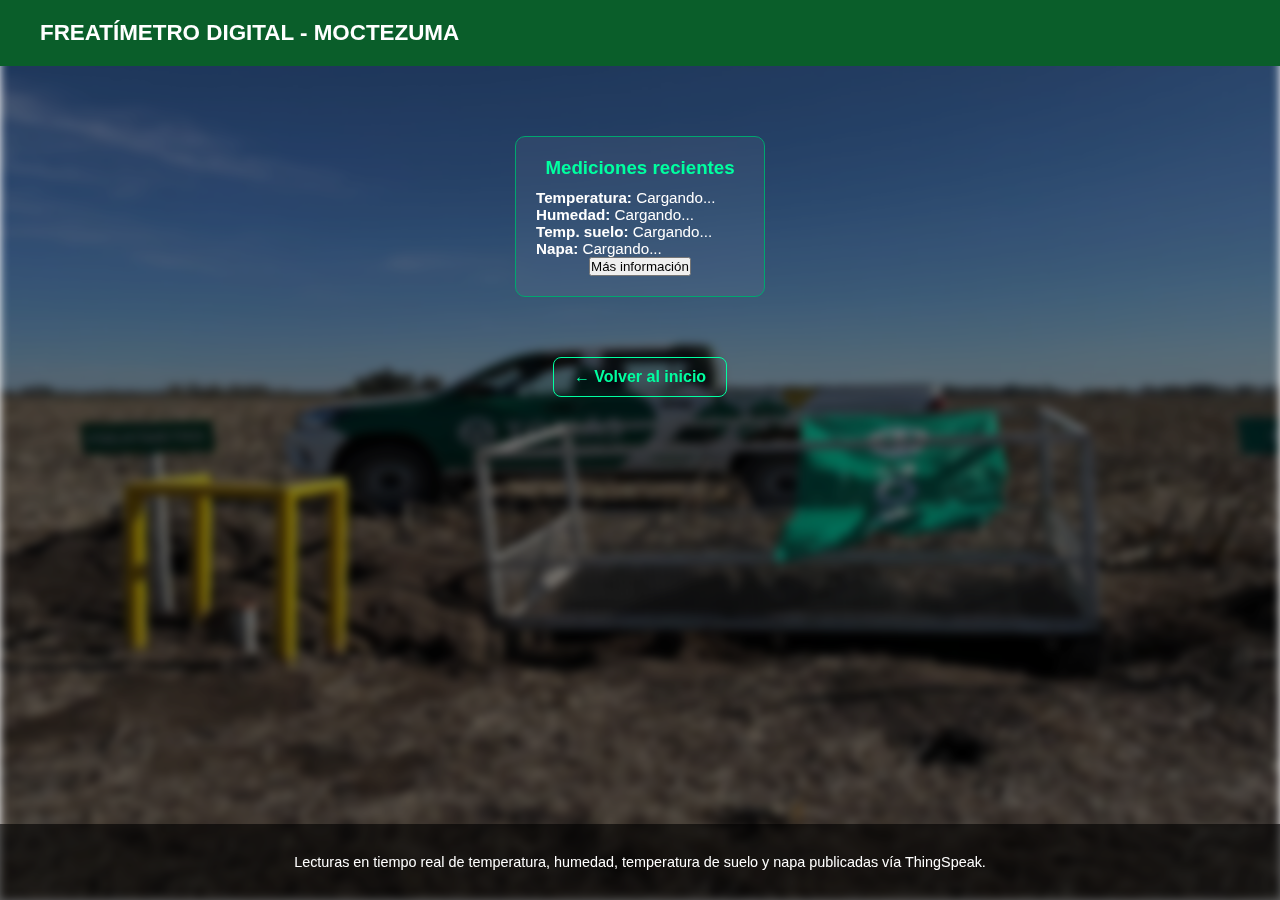
<file: moctezuma.html>
<!DOCTYPE html>
<html lang="es">
<head>
  <meta charset="UTF-8">
  <title>Moctezuma - Freatímetro Digital</title>
  <meta name="viewport" content="width=device-width">
  <link rel="stylesheet" href="style-localidades.css">
</head>
<body>
  <header>
    <div class="header-left">
      <h1>FREATÍMETRO DIGITAL - MOCTEZUMA</h1>
    </div>
  </header>

  <main>
    <div class="tarjetas">
      <div class="tarjeta" data-mes="reciente">
        <h3>Mediciones recientes</h3>
        <ul>
          <li><strong>Temperatura:</strong> <span id="tempActual">Cargando...</span></li>
          <li><strong>Humedad:</strong> <span id="humActual">Cargando...</span></li>
          <li><strong>Temp. suelo:</strong> <span id="sueloActual">Cargando...</span></li>
          <li><strong>Napa:</strong> <span id="napaActual">Cargando...</span></li>
        </ul>

        <button onclick="toggleTabla(this)">Más información</button>

        <div class="tabla-oculta" style="display:none;">
          <table>
            <thead>
              <tr>
                <th>Fecha</th>
                <th>Hora</th>
                <th>Temperatura</th>
                <th>Humedad</th>
                <th>Temp. suelo</th>
                <th>Napa</th>
              </tr>
            </thead>
            <tbody id="tablaDatos-reciente">
              <!-- Datos se insertan con JS -->
            </tbody>
          </table>
        </div>
      </div>
    </div>

    <div class="volver">
      <a href="freatimetro.html">← Volver al inicio</a>
    </div>
  </main>

  <footer>
    <p>Lecturas en tiempo real de temperatura, humedad, temperatura de suelo y napa publicadas vía ThingSpeak.</p>
  </footer>

<script>
  // ✅ Valores fijos
  const TEMP_SUELO_FIJA = 22;   // ejemplo en °C
  const NAPA_FIJA = 1.5;        // metros

  // ✅ Cargar última lectura (solo temp y humedad de ThingSpeak)
  fetch('https://api.thingspeak.com/channels/2997546/feeds/last.json')
    .then(res => res.json())
    .then(data => {
      document.getElementById("tempActual").textContent  = `${data.field1 || "-"} °C`;
      document.getElementById("humActual").textContent   = `${data.field2 || "-"} %`;
      document.getElementById("sueloActual").textContent = `${TEMP_SUELO_FIJA} °C`;
      document.getElementById("napaActual").textContent  = `${NAPA_FIJA} m`;
    })
    .catch(err => {
      console.error("Error al cargar última lectura:", err);
    });

  // ✅ Expandir tabla con historial
  function toggleTabla(btn) {
    const tarjeta = btn.closest(".tarjeta");
    const tabla = tarjeta.querySelector(".tabla-oculta");
    const tbody = document.getElementById("tablaDatos-reciente");

    if (tabla.style.display === "none") {
      tabla.style.display = "block";
      tarjeta.classList.add("ampliada");
      btn.textContent = "Menos información";

      if (tbody.children.length === 0) {
        fetch('https://api.thingspeak.com/channels/2997546/feeds.json?results=5')
          .then(res => res.json())
          .then(json => {
            json.feeds.forEach(feed => {
              const fechaHoraUTC = new Date(feed.created_at);

              // ✅ Conversión directa a hora local Argentina
              const fecha = fechaHoraUTC.toLocaleDateString("es-AR", { 
                timeZone: "America/Argentina/Buenos_Aires" 
              });
              const hora = fechaHoraUTC.toLocaleTimeString("es-AR", { 
                timeZone: "America/Argentina/Buenos_Aires", 
                hour: "2-digit", 
                minute: "2-digit" 
              });

              const fila = document.createElement("tr");
              fila.innerHTML = `
                <td>${fecha}</td>
                <td>${hora}</td>
                <td>${feed.field1 || "-"} °C</td>
                <td>${feed.field2 || "-"} %</td>
                <td>${TEMP_SUELO_FIJA} °C</td>
                <td>${NAPA_FIJA} m</td>
              `;
              tbody.appendChild(fila);
            });
          })
          .catch(err => console.error("Error al cargar historial:", err));
      }

    } else {
      tabla.style.display = "none";
      tarjeta.classList.remove("ampliada");
      btn.textContent = "Más información";
    }
  }
</script>

</body>
</html>
</file>
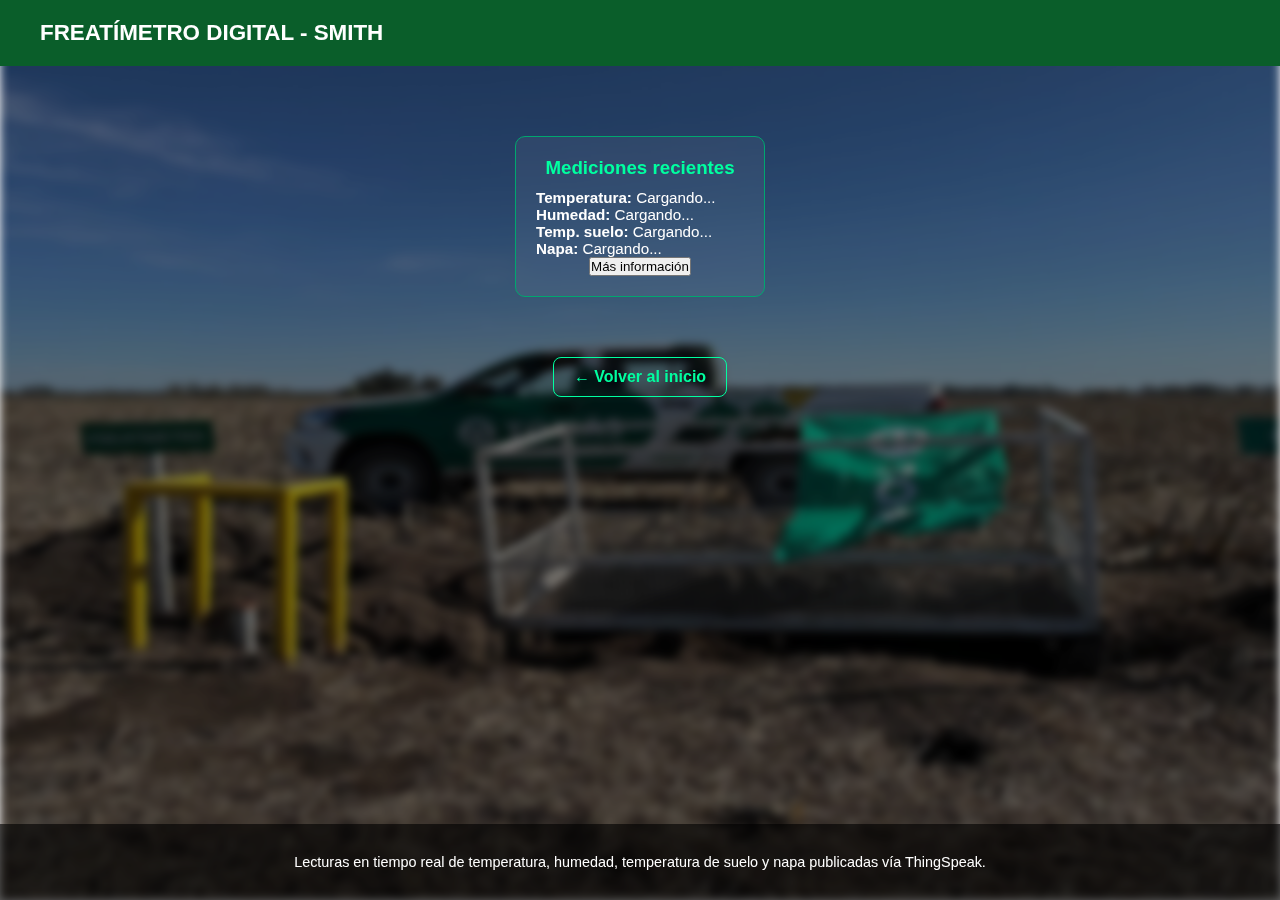
<file: smith.html>
<!DOCTYPE html>
<html lang="es">
<head>
  <meta charset="UTF-8">
  <title>Smith - Freatímetro Digital</title>
  <meta name="viewport" content="width=device-width">
  <link rel="stylesheet" href="style-localidades.css">
</head>
<body>
  <header>
    <div class="header-left">
      <h1>FREATÍMETRO DIGITAL - SMITH</h1>
    </div>
  </header>

  <main>
    <div class="tarjetas">
      <div class="tarjeta" data-mes="reciente">
        <h3>Mediciones recientes</h3>
        <ul>
          <li><strong>Temperatura:</strong> <span id="tempActual">Cargando...</span></li>
          <li><strong>Humedad:</strong> <span id="humActual">Cargando...</span></li>
          <li><strong>Temp. suelo:</strong> <span id="sueloActual">Cargando...</span></li>
          <li><strong>Napa:</strong> <span id="napaActual">Cargando...</span></li>
        </ul>

        <button onclick="toggleTabla(this)">Más información</button>

        <div class="tabla-oculta" style="display:none;">
          <table>
            <thead>
              <tr>
                <th>Fecha</th>
                <th>Hora</th>
                <th>Temperatura</th>
                <th>Humedad</th>
                <th>Temp. suelo</th>
                <th>Napa</th>
              </tr>
            </thead>
            <tbody id="tablaDatos-reciente">
              <!-- Datos se insertan con JS -->
            </tbody>
          </table>
        </div>
      </div>
    </div>

    <div class="volver">
      <a href="freatimetro.html">← Volver al inicio</a>
    </div>
  </main>

  <footer>
    <p>Lecturas en tiempo real de temperatura, humedad, temperatura de suelo y napa publicadas vía ThingSpeak.</p>
  </footer>

<script>
  // ✅ Valores fijos
  const TEMP_SUELO_FIJA = 22;   // ejemplo en °C
  const NAPA_FIJA = 1.5;        // metros

  // ✅ Cargar última lectura (solo temp y humedad de ThingSpeak)
  fetch('https://api.thingspeak.com/channels/2997546/feeds/last.json')
    .then(res => res.json())
    .then(data => {
      document.getElementById("tempActual").textContent  = `${data.field1 || "-"} °C`;
      document.getElementById("humActual").textContent   = `${data.field2 || "-"} %`;
      document.getElementById("sueloActual").textContent = `${TEMP_SUELO_FIJA} °C`;
      document.getElementById("napaActual").textContent  = `${NAPA_FIJA} m`;
    })
    .catch(err => {
      console.error("Error al cargar última lectura:", err);
    });

  // ✅ Expandir tabla con historial
  function toggleTabla(btn) {
    const tarjeta = btn.closest(".tarjeta");
    const tabla = tarjeta.querySelector(".tabla-oculta");
    const tbody = document.getElementById("tablaDatos-reciente");

    if (tabla.style.display === "none") {
      tabla.style.display = "block";
      tarjeta.classList.add("ampliada");
      btn.textContent = "Menos información";

      if (tbody.children.length === 0) {
        fetch('https://api.thingspeak.com/channels/2997546/feeds.json?results=5')
          .then(res => res.json())
          .then(json => {
            json.feeds.forEach(feed => {
              const fechaHoraUTC = new Date(feed.created_at);

              // ✅ Conversión directa a hora local Argentina
              const fecha = fechaHoraUTC.toLocaleDateString("es-AR", { 
                timeZone: "America/Argentina/Buenos_Aires" 
              });
              const hora = fechaHoraUTC.toLocaleTimeString("es-AR", { 
                timeZone: "America/Argentina/Buenos_Aires", 
                hour: "2-digit", 
                minute: "2-digit" 
              });

              const fila = document.createElement("tr");
              fila.innerHTML = `
                <td>${fecha}</td>
                <td>${hora}</td>
                <td>${feed.field1 || "-"} °C</td>
                <td>${feed.field2 || "-"} %</td>
                <td>${TEMP_SUELO_FIJA} °C</td>
                <td>${NAPA_FIJA} m</td>
              `;
              tbody.appendChild(fila);
            });
          })
          .catch(err => console.error("Error al cargar historial:", err));
      }

    } else {
      tabla.style.display = "none";
      tarjeta.classList.remove("ampliada");
      btn.textContent = "Más información";
    }
  }
</script>

</body>
</html>
</file>
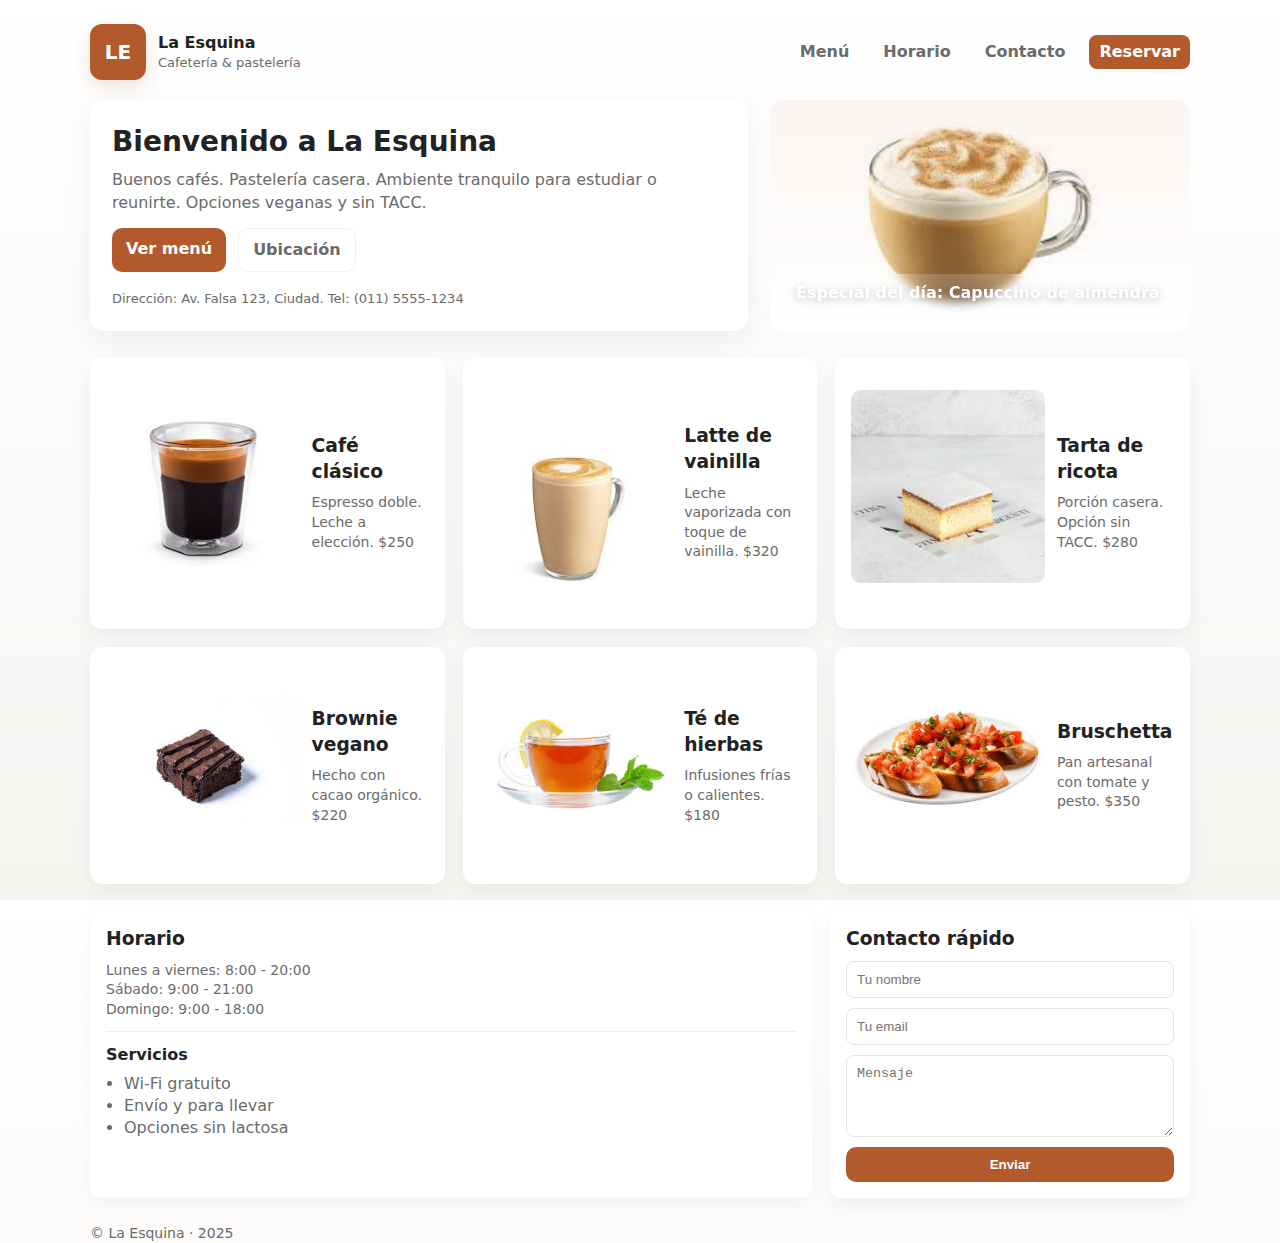
<file: cafeteria/coffee.html>
<!DOCTYPE html>
<html lang="es">
<head>
  <meta charset="utf-8" />
  <meta name="viewport" content="width=device-width, initial-scale=1" />
  <title>Cafetería La Esquina - Página demo</title>
  <meta name="description" content="Página demo responsiva para una cafetería ficticia: menú, horario y contacto." />
  <style>
    :root{
    --bg:#f7f5f2;
    --card:#ffffff;
    --accent:#b35a2d;
    --muted:#6b6b6b;
    --glass: rgba(255,255,255,0.7);
    --radius:14px;
    --maxw:1100px;
    --fw-sans: system-ui, -apple-system, "Segoe UI", Roboto, "Helvetica Neue", Arial;
    --header-bg:#f0e9e0; /* nuevo color claro para header */
}

    *{box-sizing:border-box}
    html,body{height:100%}
    body{
      margin:0;
      font-family:var(--fw-sans);
      background:linear-gradient(180deg,#fff 0%,var(--bg) 100%);
      color:#222;
      -webkit-font-smoothing:antialiased;
      -moz-osx-font-smoothing:grayscale;
      line-height:1.4;
      padding:24px;
      display:flex;
      justify-content:center;
    }

    .container{
      width:100%;
      max-width:var(--maxw);
      background:transparent;
    }

    /* Header */
    header{
      display:flex;
      align-items:center;
      justify-content:space-between;
      gap:16px;
      margin-bottom:20px;
      
    }

    .brand{
      display:flex;
      align-items:center;
      gap:12px;
    }

    .logo{
      width:56px;height:56px;border-radius:12px;background:var(--accent);display:flex;align-items:center;justify-content:center;color:#fff;font-weight:700;font-size:20px;box-shadow:0 6px 18px rgba(179,90,45,0.18);
    }

    nav{display:flex;gap:14px;align-items:center}
    nav a{color:var(--muted);text-decoration:none;padding:6px 10px;border-radius:8px;font-weight:600}
    nav a.cta{background:var(--accent);color:#fff}

    /* Hero */
    .hero{
      display:grid;
      grid-template-columns:1fr 420px;
      gap:22px;
      align-items:stretch;
      margin-bottom:26px;
    }

    .hero-card{
      background:var(--card);
      border-radius:var(--radius);
      padding:22px;
      box-shadow:0 8px 30px rgba(10,10,10,0.06);
    }

    .hero .intro h1{margin:0 0 8px 0;font-size:28px}
    .hero .intro p{margin:0;color:var(--muted)}
    .hero .actions{margin-top:18px;display:flex;gap:12px}
    .btn{display:inline-block;padding:10px 14px;border-radius:10px;text-decoration:none;font-weight:700}
    .btn.primary{background:var(--accent);color:#fff}
    .btn.ghost{background:transparent;border:1px solid rgba(0,0,0,0.06);color:var(--muted)}

    .hero-image {
    background-image: linear-gradient(180deg, rgba(179,90,45,0.06), transparent), url('imag/capuu.jpg');
    background-size: cover;
    background-position: center;
    border-radius: var(--radius);
    min-height: 220px;
    display: flex;
    flex-direction: column;
    justify-content: flex-end;
    padding: 18px;
    color: #fff;
    text-shadow: 0 2px 8px rgba(0,0,0,0.25);
    }


    /* Grid menu */
    .menu{
      display:grid;
      grid-template-columns:repeat(3,1fr);
      gap:18px;
      margin-bottom:26px;
    }

    .card{background:var(--card);padding:16px;border-radius:12px;box-shadow:0 8px 20px rgba(10,10,10,0.05)}
    .card h3{margin:0 0 8px 0}
    .card p{margin:0;color:var(--muted);font-size:14px}

    .menu .item{display:flex;gap:12px;align-items:center}
    .menu .thumb{width:76px;height:76px;border-radius:10px;background:linear-gradient(135deg, #f4e6dd, #efe6e0);display:flex;align-items:center;justify-content:center;font-weight:700;color:var(--accent)}

    /* About / contact */
    .row{display:grid;grid-template-columns:1fr 360px;gap:18px;margin-bottom:26px}
    .hours{padding:16px;border-radius:12px;background:linear-gradient(180deg,#fff,#fff);box-shadow:0 6px 18px rgba(10,10,10,0.04)}
    .contact form{display:flex;flex-direction:column;gap:10px}
    .contact input,.contact textarea{padding:10px;border-radius:8px;border:1px solid #e7e4e1}
    .contact button{padding:10px;border-radius:10px;border:0;background:var(--accent);color:#fff;font-weight:700}

    footer{display:flex;justify-content:space-between;gap:12px;align-items:center;color:var(--muted);font-size:14px}

    /* Responsive */
    @media (max-width:980px){
      .hero{grid-template-columns:1fr}
      .row{grid-template-columns:1fr}
      .menu{grid-template-columns:repeat(2,1fr)}
    }

    @media (max-width:640px){
      body{padding:16px}
      nav{display:none}
      .menu{grid-template-columns:1fr}
      .logo{width:48px;height:48px;font-size:18px}
      header{align-items:flex-start}
    }

    /* Small utilities */
    .muted{color:var(--muted)}
    .small{font-size:13px}

    .small-img {
  width: 60%; /* ajusta según quieras */
  display: block;
  margin-bottom: 12px;
  border-radius: 10px;
  object-fit: cover;
}


  </style>
</head>
<body>
  <div class="container">
    <header>
      <div class="brand">
        <div class="logo">LE</div>
        <div>
          <div style="font-weight:800">La Esquina</div>
          <div class="small muted">Cafetería & pastelería</div>
        </div>
      </div>
      <nav>
        <a href="#menu">Menú</a>
        <a href="#horario">Horario</a>
        <a href="#contacto">Contacto</a>
        <a class="cta" href="#">Reservar</a>
      </nav>
    </header>

    <main>
      <section class="hero">
        <div class="hero-card">
          <div class="intro">
            <h1>Bienvenido a La Esquina</h1>
            <p>Buenos cafés. Pastelería casera. Ambiente tranquilo para estudiar o reunirte. Opciones veganas y sin TACC.</p>
          </div>
          <div style="display:flex;gap:12px;margin-top:14px;flex-wrap:wrap">
            <a class="btn primary" href="#menu">Ver menú</a>
            <a class="btn ghost" href="#contacto">Ubicación</a>
          </div>

          <div style="margin-top:18px" class="small muted">Dirección: Av. Falsa 123, Ciudad. Tel: (011) 5555-1234</div>
        </div>

        <div class="hero-image">
          <div style="background:rgba(255,255,255,0.18);padding:8px;border-radius:8px;backdrop-filter:blur(4px);font-weight:700;display:inline-block">Especial del día: Capuccino de almendra</div>
        </div>
      </section>

      <section id="menu" class="menu">
        <div class="card item">
          <img class="small-img" src="imag/espresocafe.jpg" alt="cafe clasico">

          <div>
            <h3>Café clásico</h3>
            <p class="muted">Espresso doble. Leche a elección. $250</p>
          </div>
        </div>

        <div class="card item">
          <img class="small-img" src="imag/lattevai.jpg" alt="latte vainilla">

          <div>
            <h3>Latte de vainilla</h3>
            <p class="muted">Leche vaporizada con toque de vainilla. $320</p>
          </div>
        </div>

        <div class="card item">
          <img class="small-img" src="imag/ricota.jpg" alt="Tarta de ricota">
          <div>
            <h3>Tarta de ricota</h3>
            <p class="muted">Porción casera. Opción sin TACC. $280</p>
          </div>
        </div>

        <div class="card item">
          <img class="small-img" src="imag/browni.jpg" alt="Brownie">
          <div>
            <h3>Brownie vegano</h3>
            <p class="muted">Hecho con cacao orgánico. $220</p>
          </div>
        </div>

        <div class="card item">
          <img class="small-img" src="imag/te.jpg" alt="Té">
          <div>
            <h3>Té de hierbas</h3>
            <p class="muted">Infusiones frías o calientes. $180</p>
          </div>
        </div>

        <div class="card item">
            <img class="small-img" src="imag/Bruschetta.jpg" alt="Bruschetta">
          <div>
            <h3>Bruschetta</h3>
            <p class="muted">Pan artesanal con tomate y pesto. $350</p>
          </div>
        </div>
      </section>

      <section class="row">
        <div class="hours card">
          <h3 id="horario">Horario</h3>
          <p class="muted">Lunes a viernes: 8:00 - 20:00</p>
          <p class="muted">Sábado: 9:00 - 21:00</p>
          <p class="muted">Domingo: 9:00 - 18:00</p>

          <hr style="border:none;height:1px;background:#f0ece9;margin:12px 0">
          <h4 style="margin:0 0 6px 0">Servicios</h4>
          <ul style="margin:0;padding-left:18px;color:var(--muted)">
            <li>Wi-Fi gratuito</li>
            <li>Envío y para llevar</li>
            <li>Opciones sin lactosa</li>
          </ul>
        </div>

        <aside class="contact card">
          <h3 id="contacto">Contacto rápido</h3>
          <form onsubmit="event.preventDefault();alert('Gracias. Mensaje enviado (demo).')">
            <input type="text" name="nombre" placeholder="Tu nombre" required>
            <input type="email" name="email" placeholder="Tu email" required>
            <textarea name="mensaje" rows="4" placeholder="Mensaje" required></textarea>
            <button type="submit">Enviar</button>
          </form>
        </aside>
      </section>

    </main>

    <footer>
      <div>© La Esquina · 2025</div>
    </footer>
  </div>
</body>
</html>
</file>
<file: comedor/estilo.css>
* {
	padding: 0;
	margin: 0;
	box-sizing: border-box;
	font-family: 'Segoe UI', sans-serif;

}

label {
	display: block;
	margin-top: 16px;
	font-weight: 500;
	color: #333;
}

label input {
	margin-top: 8px;
}


body {
	background-color: #f1f1f1;
	padding: 20px;
}

form {
	background-color: #ffffff;
	padding: 30px 25px;
	border: 1px solid #cccccc;
	border-radius: 12px;
	width: 100%;
	max-width: 400px;
	margin: 70px auto 30px auto;
	box-shadow: 0 4px 8px rgba(0, 0, 0, 0.1);
	
}

h1 {
	text-align: center;
	margin-bottom: 20px;
	color: #333;
}
input,
select {
	width: 100%;
	padding: 10px;
	margin-top: 12px;
	border: 1px solid #ccc;
	border-radius: 6px;
	font-size: 16px;
}

input[type='submit'] {
    margin: 5px auto;
    display: block;
    padding: 0.8rem 1rem;
    background-color: #1d72b8;
    color: white;
    border: none;
    border-radius: 5px;
    cursor: pointer;
    font-size: 1rem;
    font-weight: 600;
    transition: background-color 0.3s ease;
}

input[type='submit']:hover {
	background-color: #215a9b;
}

button {
	width: 100%; 
	padding: 10px; 
	font-size: 16px; 
}


button:hover {
    background-color: #215a9b; /* Color al pasar el mouse */
}

.ok, .bad {
	margin-top: 1rem;
	padding: 12px;
	border-radius: 8px;
	text-align: center;
	font-weight: bold;
	font-size: 1rem;
}

.ok {
	background-color: #28a745;
	color: white;
}

.bad {
	background-color: #dc3545;
	color: white;
}
</file>
<file: style-localidades.css>
* {
  margin: 0;
  padding: 0;
  box-sizing: border-box;
}

html {
  height: 100%;
}

body {
  font-family: 'Poppins', sans-serif;   
  color: white;
  min-height: 100%;
  display: flex;
  flex-direction: column;
}

/* ================= HEADER ================= */
header {
  background-color: #0a5e2a;
  padding: 20px 40px;
  height: 15%;
  display: flex;
  justify-content: space-between;  /* 🔁 Separación máxima entre los dos elementos */
  align-items: center;             /* 🔁 Centrado vertical */
  flex-wrap: wrap;                 /* 🔁 Adaptable a pantallas pequeñas */
}

.header-left h1 {
  font-size: 1.4em;
  font-weight: bold;
  color: white;
  margin: 0;
}

.header-right input {
  padding: 10px 14px;
  font-size: 1em;
  border-radius: 8px;
  border: 1px solid #ccc;
  width: 240px;
}

/* Fondo fijo desenfocado */
body::before {
  content: "";
  background-image: url('slider1.jpg');
  transition: opacity 0.5s ease;
  opacity: 1;
  background-size: cover;
  background-position: center;
  filter: blur(5px) brightness(0.5);
  position: fixed;
  top: 0;
  left: 0;
  height: 100%;
  width: 100%;
  z-index: -1;
} 


header h1 {
  font-size: 24px;
  color: white;
  margin: 0;
}

/* MAIN */
main {
  padding: 40px 20px;
  text-align: center;
  flex-grow: 1; /* Empuja el footer hacia abajo */
}

main h2 {
  font-size: 2.5em;
  color: #00ffa0;
  margin-bottom: 20px;
}

table {
  width: 100%;
  border-collapse: collapse;
  margin-top: 15px;
  font-size: 0.9em;
}

th, td {
  padding: 8px;
  border: 1px solid #00a76f;
  text-align: center;
}

th {
  background-color: rgba(0, 255, 170, 0.2);
}

.volver {
  width: 100%;
  text-align: center;
  margin-top: 40px;
}

.volver a {
  color: #00ffa0;
  font-weight: bold;
  font-size: 1em;
  text-decoration: none;
  padding: 10px 20px;
  border: 1px solid #00ffa0;
  border-radius: 8px;
  display: inline-block;
  transition: background-color 0.3s ease;
}

.volver a:hover {
  background-color: rgba(255, 255, 255, 0.1);
}

.hero {
  position: relative;
  min-height: 100vh;
  padding-top: 40px;
  display: flex;
  justify-content: center;
  align-items: flex-start;
  text-align: center;
}

.hero-content {
  position: relative;
  z-index: 1;
  max-width: 1200px;
  width: 100%;
  padding: 20px;
  margin-top: 20px;
}

.hero-content h2 {
  font-size: 3em;
  color: #00ffa0;
  margin-bottom: 20px;
}
  

.hero-bg {
  position: absolute;
  top: 0;
  left: 0;
  width: 100%;
  height: 100%;
  object-fit: cover;
  filter: blur(4px) brightness(0.5);
  z-index: 0;
}


/* BUSCADOR */
#buscador {
  padding: 10px;
  width: 250px;
  font-size: 1em;
  border-radius: 8px;
  border: 1px solid #ccc;
}


/* TARJETAS */
.tarjetas {
  display: flex;
  flex-wrap: wrap;
  justify-content: center;
  gap: 20px;
  margin: 30px 0;
}

.tarjeta {
  position: relative;
  background: rgba(255, 255, 255, 0.05);
  border: 1px solid #00a76f;
  border-radius: 10px;
  padding: 20px;
  width: 250px;
  backdrop-filter: blur(5px);
  transition: transform 0.2s ease;
  overflow: hidden; /* importante para recortar el contenido extra */
}

.tarjeta:hover {
  transform: scale(1.05);
}


.tarjeta h3 {
  margin-bottom: 10px;
  color: #00ffa0;
}

.tarjeta ul {
  list-style: none;
  padding: 0;
  font-size: 0.95em;
  text-align: left;
}

/* ENLACE VOLVER */
a {
  color: #00ffa0;
  text-decoration: none;
  display: inline-block;
  margin-top: 20px;
}

a:hover {
  text-decoration: underline;
}

/* FOOTER */
footer {
  background: rgba(0, 0, 0, 0.61);
  color: white;
  padding: 30px 20px;
  text-align: center;
  font-size: 0.9em;
  border: none;
}

/* Tarjeta expandida y centrada */
.tarjeta.ampliada {
  width: 90%;
  max-width: 900px;
  margin: 0 auto;
  padding: 30px;
  text-align: center;
  z-index: 5;
}

/* La tabla deja de ser absoluta */
.tarjeta.ampliada .tabla-oculta {
  position: static;
  display: block;
  margin-top: 20px;
  max-height: unset;
  overflow: auto;
}

/* Estilo dentro de la tabla ya existente */
.tabla-oculta table {
  width: 100%;
  margin-top: 10px;
  border-collapse: collapse;
  font-size: 0.95em;
  background-color: rgba(255, 255, 255, 0.05);
}

.tabla-oculta th, .tabla-oculta td {
  padding: 8px;
  border: 1px solid #00ffa0;
  text-align: center;
}

.tabla-oculta th {
  background-color: rgba(0, 255, 170, 0.2);
}

@keyframes fadeIn {
  0% {
    opacity: 0;
    transform: translateY(15px);
  }
  100% {
    opacity: 1;
    transform: translateY(0);
  }
}
</file>
<file: style.css>
body {
background-color: darkseagreen;
}
</file>
